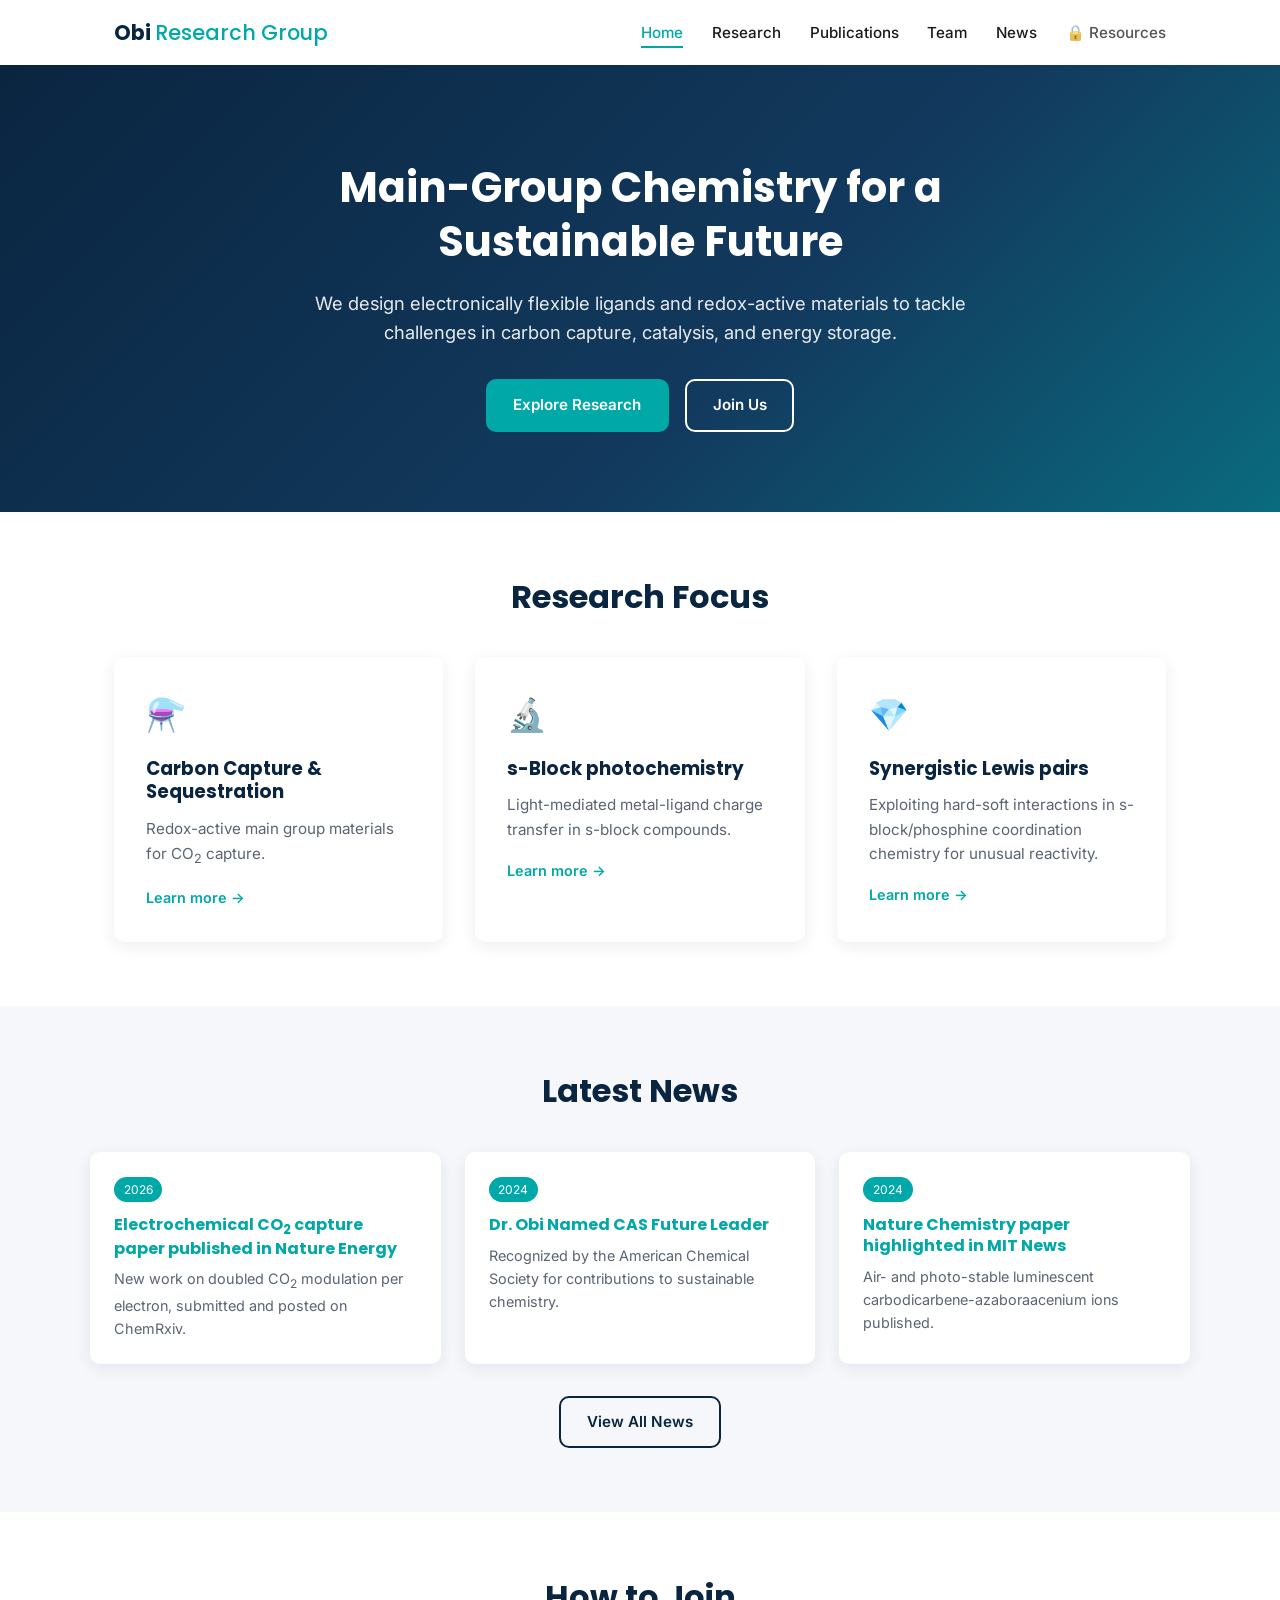
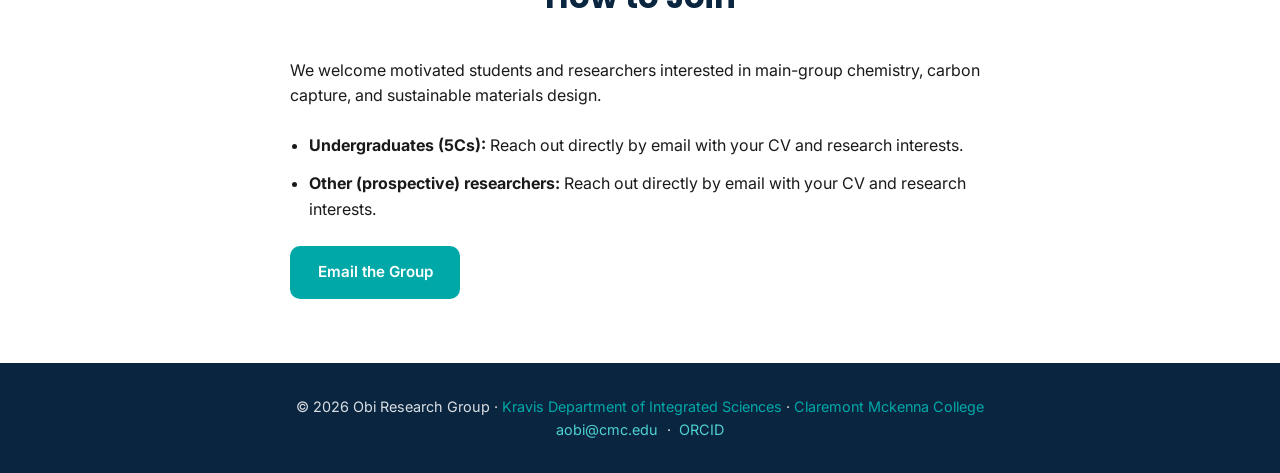
<file: index.html>
<!DOCTYPE html>
<html lang="en">

<head>
  <meta charset="UTF-8">
  <meta name="viewport" content="width=device-width, initial-scale=1.0">
  <title>Obi Research Group | Chemistry for a Sustainable Future</title>
  
  <!-- Favicon -->
  <link rel="icon" type="image/x-icon" href="favicon.ico">
  <link rel="icon" type="image/png" sizes="32x32" href="favicon/favicon-32x32.png">
  <link rel="icon" type="image/png" sizes="16x16" href="favicon/favicon-16x16.png">
  <link rel="apple-touch-icon" sizes="180x180" href="favicon/apple-touch-icon.png">
  <link rel="manifest" href="favicon/site.webmanifest">
  
  <link rel="preconnect" href="https://fonts.googleapis.com">
  <link href="https://fonts.googleapis.com/css2?family=Poppins:wght@500;600;700&family=Inter:wght@400;500;600&display=swap" rel="stylesheet">
  <link rel="stylesheet" href="css/style.css">
</head>

<body>

<header class="site-header">
  <nav class="navbar">
    <a href="index.html" class="logo">Obi <span>Research Group</span></a>
    <button class="nav-toggle" aria-label="Toggle navigation">&#9776;</button>
    <ul class="nav-links">
      <li><a href="index.html" class="active">Home</a></li>
      <li><a href="research.html">Research</a></li>
      <li><a href="publications.html">Publications</a></li>
      <li><a href="team.html">Team</a></li>
      <li><a href="news.html">News</a></li>
      <li><a href="resources.html" class="nav-lock">🔒 Resources</a></li>
    </ul>
  </nav>
</header>

<main>
  <!-- HERO -->
  <section class="hero">
    <div class="hero-content">
      <h1>Main-Group Chemistry for a<br> Sustainable Future</h1>
      <p>We design electronically flexible ligands and redox-active materials to tackle challenges in carbon capture, catalysis, and energy storage.</p>
      <div class="hero-buttons">
        <a href="research.html" class="btn btn-primary">Explore Research</a>
        <a href="#join" class="btn btn-outline">Join Us</a>
      </div>
    </div>
  </section>


  <!-- RESEARCH HIGHLIGHTS -->
  <section class="section">
    <h2 class="section-title">Research Focus</h2>
    <div class="card-grid">
      <div class="card">
        <div class="card-icon">⚗️</div>
        <h3>Carbon Capture & Sequestration</h3>
        <p>Redox-active main group materials for CO<sub>2</sub> capture.</p>
        <a href="research.html#carbon-capture" class="card-link">Learn more →</a>
      </div>
      <div class="card">
        <div class="card-icon">🔬</div>
        <h3>s-Block photochemistry</h3>
        <p>Light-mediated metal-ligand charge transfer in s-block compounds.</p>
        <a href="research.html#carbenes" class="card-link">Learn more →</a>
      </div>
      <div class="card">
        <div class="card-icon">💎</div>
        <h3>Synergistic Lewis pairs</h3>
        <p>Exploiting hard-soft interactions in s-block/phosphine coordination chemistry for unusual reactivity.</p>
        <a href="research.html#boron" class="card-link">Learn more →</a>
      </div>
    </div>
  </section>

  <!-- NEWS PREVIEW -->
  <section class="section section-alt">
    <h2 class="section-title">Latest News</h2>
    <div class="news-preview-grid">
      <article class="news-card">
        <span class="news-date">2026</span>
        <h4><a href="https://www.nature.com/articles/s41560-026-02055-0" target="_blank">Electrochemical CO<sub>2</sub> capture paper published in Nature Energy</a></h4>
        <p>New work on doubled CO<sub>2</sub> modulation per electron, submitted and posted on ChemRxiv.</p>
      </article>
      <article class="news-card">
        <span class="news-date">2024</span>
        <h4><a href="https://cen.acs.org/acs-news/Meet-2024-CAS-Future-Leaders/102/i23" target="_blank">Dr. Obi Named CAS Future Leader</a></h4>
        <p>Recognized by the American Chemical Society for contributions to sustainable chemistry.</p>
      </article>
      <article class="news-card">
        <span class="news-date">2024</span>
        <h4><a href="https://news.mit.edu/2023/chemists-create-organic-molecules-rainbow-colors-1205" target="_blank">Nature Chemistry paper highlighted in MIT News</a></h4>
        <p>Air- and photo-stable luminescent carbodicarbene-azaboraacenium ions published.</p>
      </article>
    </div>
    <div class="center-link">
      <a href="news.html" class="btn btn-outline">View All News</a>
    </div>
  </section>

  <!-- HOW TO JOIN -->
  <section id="join" class="section join-section">
    <h2 class="section-title">How to Join</h2>
    <div class="join-grid">
      <div class="join-text">
        <p>We welcome motivated students and researchers interested in main-group chemistry, carbon capture, and sustainable materials design.</p>
        <ul class="join-list">
          <li><strong>Undergraduates (5Cs):</strong> Reach out directly by email with your CV and research interests.</li>
          <li><strong>Other (prospective) researchers:</strong> Reach out directly by email with your CV and research interests.</li>
        </ul>
        <a href="mailto:aobi@cmc.edu" class="btn btn-primary">Email the Group</a>
      </div>
    </div>
  </section>
</main>

<footer class="site-footer">
  <p>&copy; <span id="year"></span> Obi Research Group · <a href="https://www.cmc.edu/kravis-department-of-integrated-sciences/">Kravis Department of Integrated Sciences</a> · <a href="https://www.cmc.edu/">Claremont Mckenna College</a></p>
  <p class="footer-links">
    <a href="mailto:aobi@cmc.edu">aobi@cmc.edu</a> ·
    <a href="https://orcid.org/0000-0001-7118-7931" target="_blank">ORCID</a>
  </p>
</footer>

<script src="js/script.js"></script>
</body>
</html>
</file>
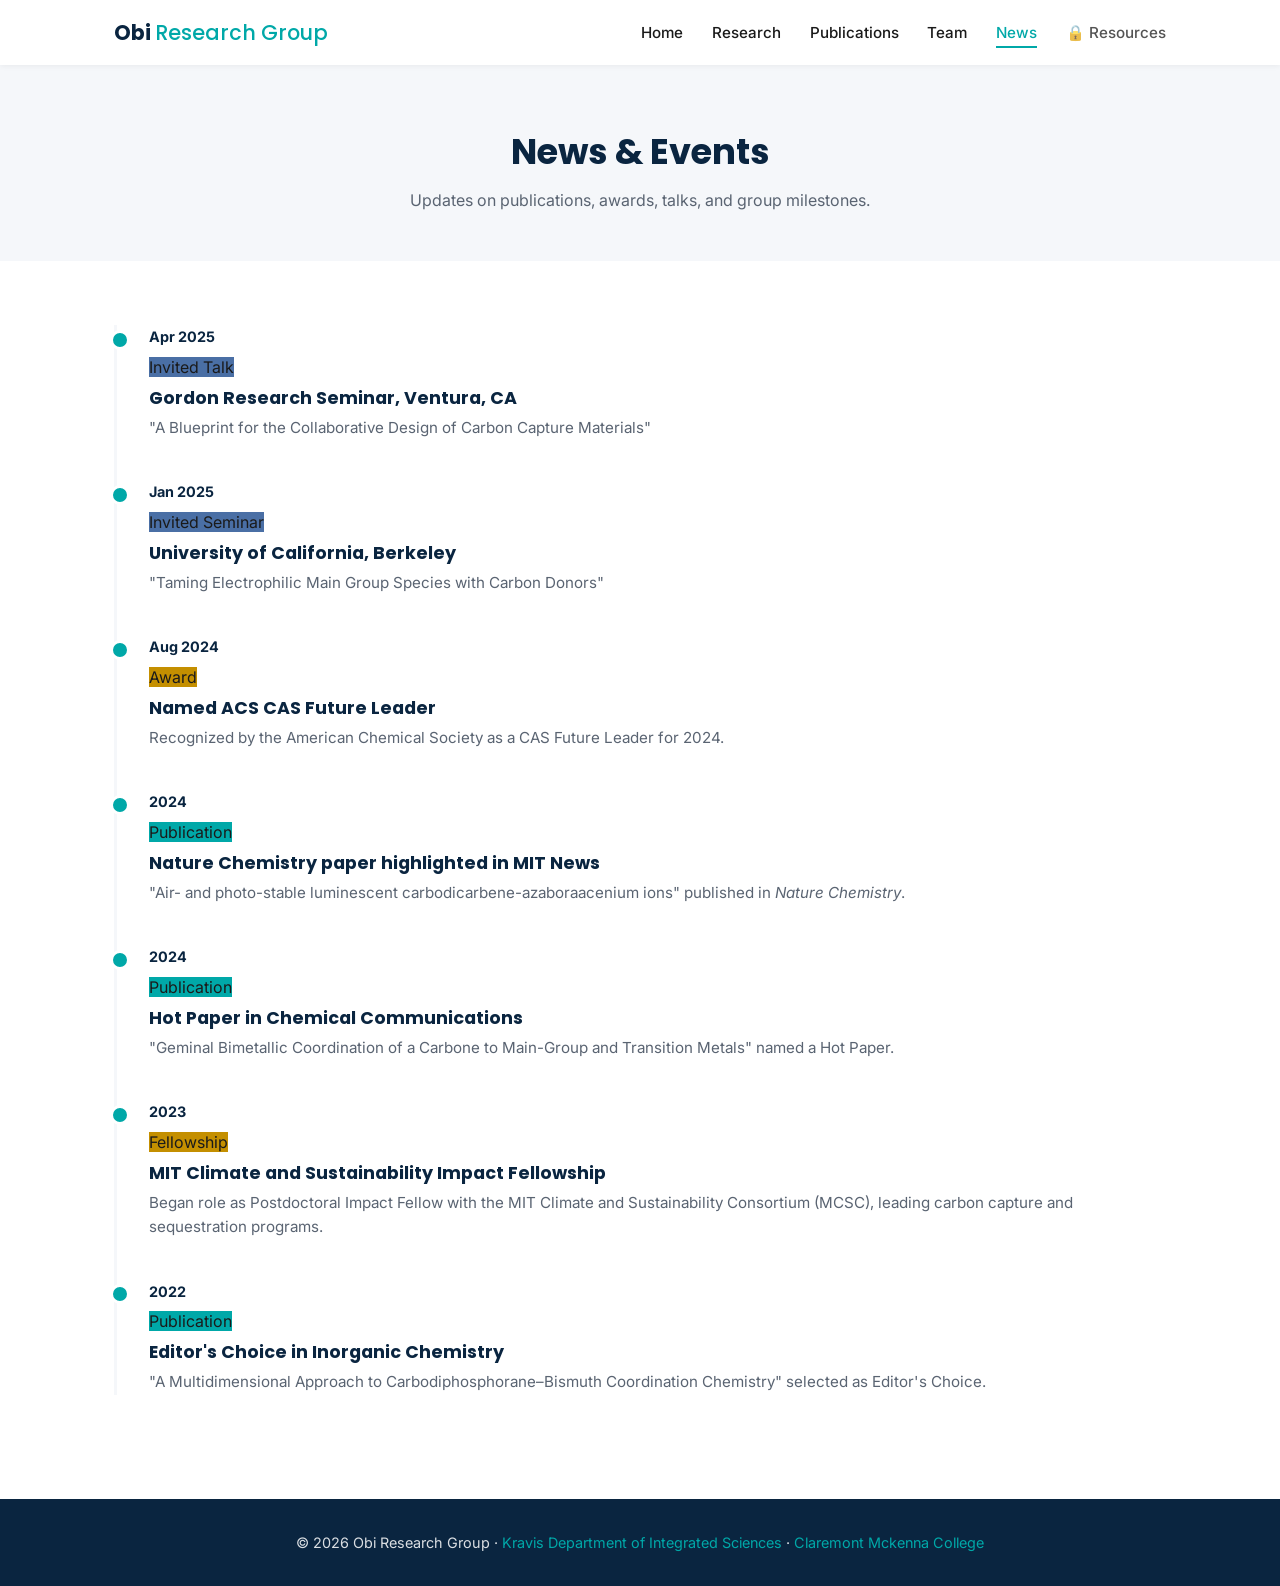
<file: news.html>
<!DOCTYPE html>
<html lang="en">
<head>
<meta charset="UTF-8">
<meta name="viewport" content="width=device-width, initial-scale=1.0">
<title>News | Obi Research Group</title>
<link href="https://fonts.googleapis.com/css2?family=Poppins:wght@500;600;700&family=Inter:wght@400;500;600&display=swap" rel="stylesheet">
<link rel="stylesheet" href="css/style.css">
</head>
<body>

<header class="site-header">
  <nav class="navbar">
    <a href="index.html" class="logo">Obi <span>Research Group</span></a>
    <button class="nav-toggle" aria-label="Toggle navigation">&#9776;</button>
    <ul class="nav-links">
      <li><a href="index.html">Home</a></li>
      <li><a href="research.html">Research</a></li>
      <li><a href="publications.html">Publications</a></li>
      <li><a href="team.html">Team</a></li>
      <li><a href="news.html" class="active">News</a></li>
      <li><a href="resources.html" class="nav-lock">🔒 Resources</a></li>
    </ul>
  </nav>
</header>

<main>
  <section class="page-hero">
    <h1>News & Events</h1>
    <p>Updates on publications, awards, talks, and group milestones.</p>
  </section>

  <section class="section">
    <div class="timeline">

      <div class="timeline-item">
        <span class="timeline-date">Apr 2025</span>
        <div class="timeline-content">
          <span class="badge badge-talk">Invited Talk</span>
          <h3>Gordon Research Seminar, Ventura, CA</h3>
          <p>"A Blueprint for the Collaborative Design of Carbon Capture Materials"</p>
        </div>
      </div>

      <div class="timeline-item">
        <span class="timeline-date">Jan 2025</span>
        <div class="timeline-content">
          <span class="badge badge-talk">Invited Seminar</span>
          <h3>University of California, Berkeley</h3>
          <p>"Taming Electrophilic Main Group Species with Carbon Donors"</p>
        </div>
      </div>

      <div class="timeline-item">
        <span class="timeline-date">Aug 2024</span>
        <div class="timeline-content">
          <span class="badge badge-award">Award</span>
          <h3>Named ACS CAS Future Leader</h3>
          <p>Recognized by the American Chemical Society as a CAS Future Leader for 2024.</p>
        </div>
      </div>

      <div class="timeline-item">
        <span class="timeline-date">2024</span>
        <div class="timeline-content">
          <span class="badge badge-pub">Publication</span>
          <h3>Nature Chemistry paper highlighted in MIT News</h3>
          <p>"Air- and photo-stable luminescent carbodicarbene-azaboraacenium ions" published in <em>Nature Chemistry</em>.</p>
        </div>
      </div>

      <div class="timeline-item">
        <span class="timeline-date">2024</span>
        <div class="timeline-content">
          <span class="badge badge-pub">Publication</span>
          <h3>Hot Paper in Chemical Communications</h3>
          <p>"Geminal Bimetallic Coordination of a Carbone to Main-Group and Transition Metals" named a Hot Paper.</p>
        </div>
      </div>

      <div class="timeline-item">
        <span class="timeline-date">2023</span>
        <div class="timeline-content">
          <span class="badge badge-award">Fellowship</span>
          <h3>MIT Climate and Sustainability Impact Fellowship</h3>
          <p>Began role as Postdoctoral Impact Fellow with the MIT Climate and Sustainability Consortium (MCSC), leading carbon capture and sequestration programs.</p>
        </div>
      </div>

      <div class="timeline-item">
        <span class="timeline-date">2022</span>
        <div class="timeline-content">
          <span class="badge badge-pub">Publication</span>
          <h3>Editor's Choice in Inorganic Chemistry</h3>
          <p>"A Multidimensional Approach to Carbodiphosphorane–Bismuth Coordination Chemistry" selected as Editor's Choice.</p>
        </div>
      </div>

    </div>
  </section>
</main>

<footer class="site-footer">
  <p>&copy; <span id="year"></span> Obi Research Group · <a href="https://www.cmc.edu/kravis-department-of-integrated-sciences/">Kravis Department of Integrated Sciences</a> · <a href="https://www.cmc.edu/">Claremont Mckenna College</a></p>
</footer>

<script src="js/script.js"></script>
</body>
</html>
</file>
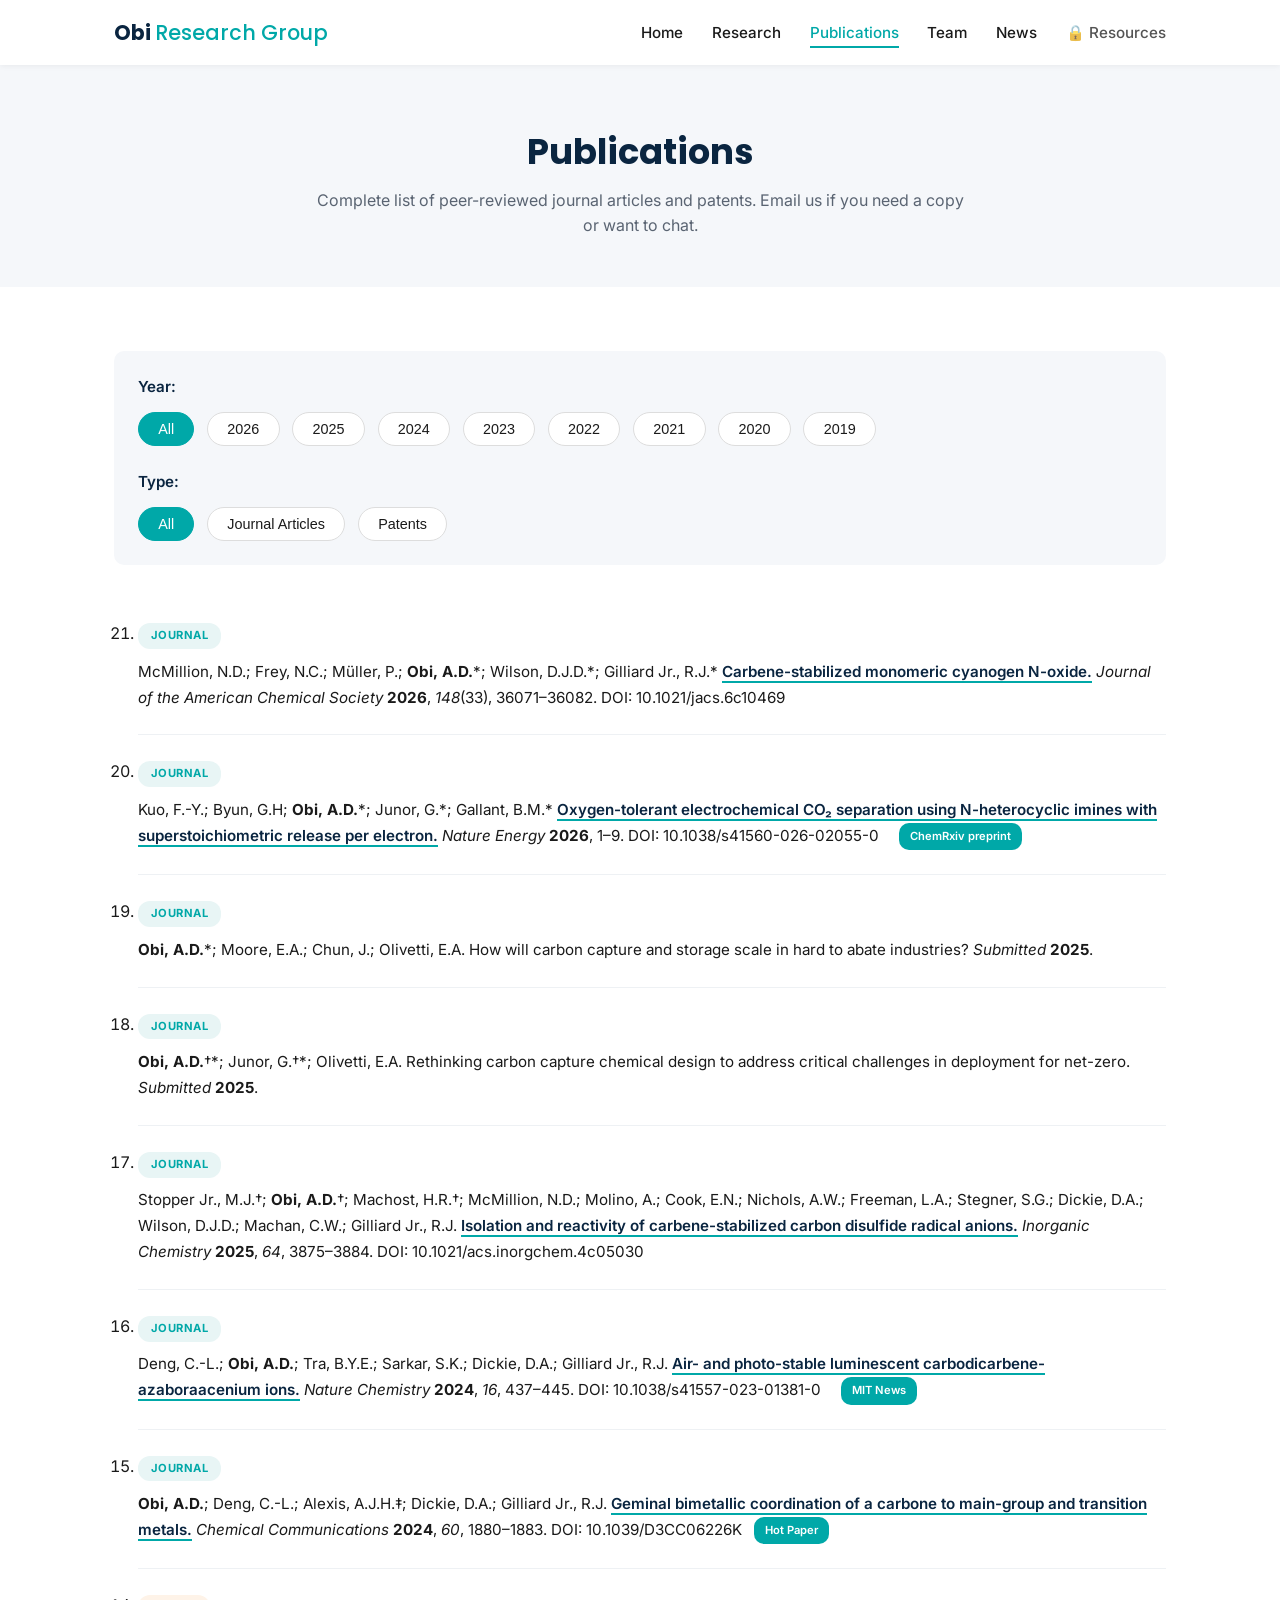
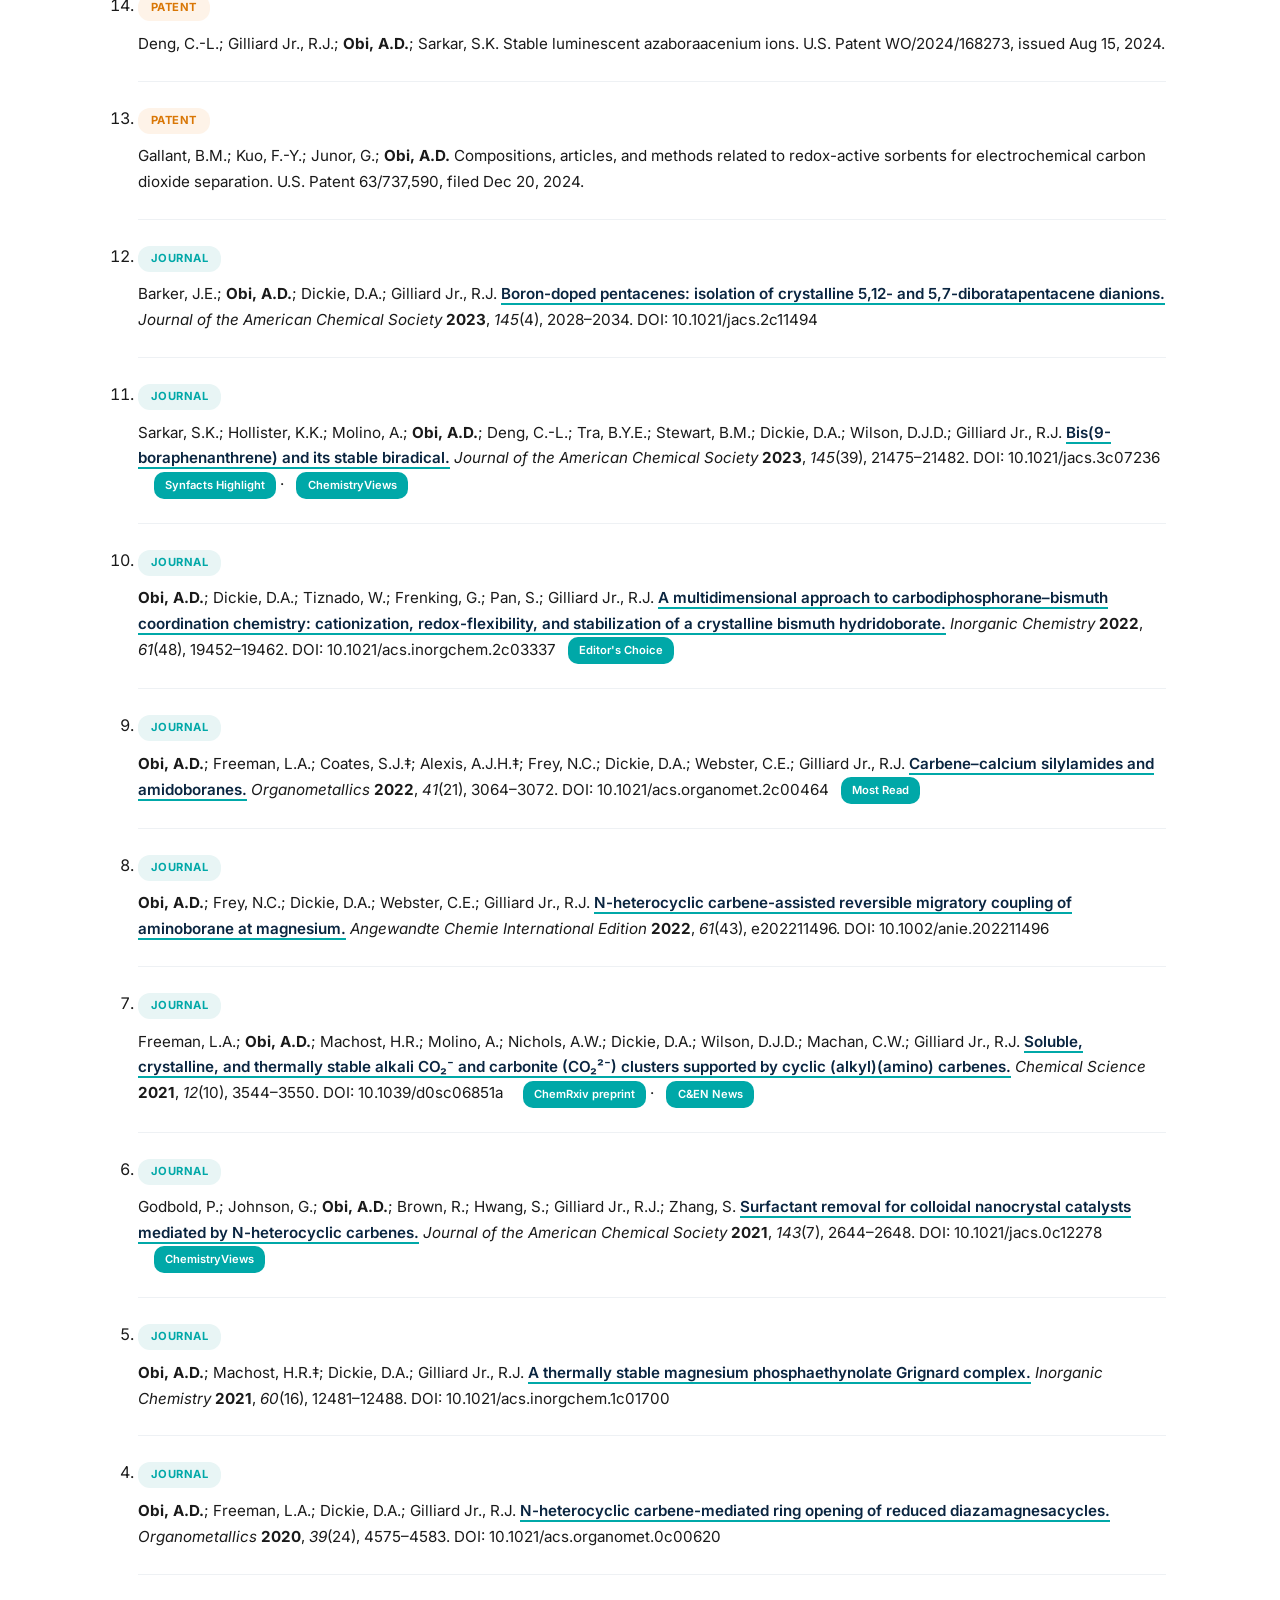
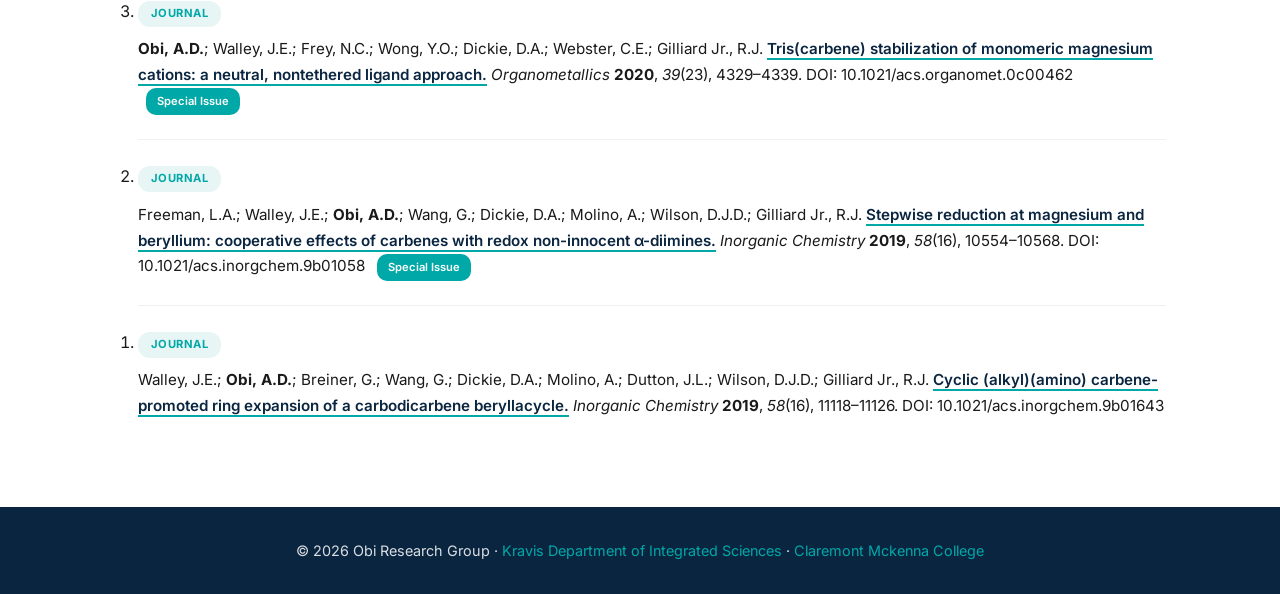
<file: publications.html>
<!DOCTYPE html>
<html lang="en">
<head>
<meta charset="UTF-8">
<meta name="viewport" content="width=device-width, initial-scale=1.0">
<title>Publications | Obi Research Group</title>
<link href="https://fonts.googleapis.com/css2?family=Poppins:wght@500;600;700&family=Inter:wght@400;500;600&display=swap" rel="stylesheet">
<link rel="stylesheet" href="css/style.css">
</head>
<body>

<header class="site-header">
  <nav class="navbar">
    <a href="index.html" class="logo">Obi <span>Research Group</span></a>
    <button class="nav-toggle" aria-label="Toggle navigation">&#9776;</button>
    <ul class="nav-links">
      <li><a href="index.html">Home</a></li>
      <li><a href="research.html">Research</a></li>
      <li><a href="publications.html" class="active">Publications</a></li>
      <li><a href="team.html">Team</a></li>
      <li><a href="news.html">News</a></li>
      <li><a href="resources.html" class="nav-lock">🔒 Resources</a></li>
    </ul>
  </nav>
</header>

<main>
  <section class="page-hero">
    <h1>Publications</h1>
    <p>Complete list of peer-reviewed journal articles and patents. Email us if you need a copy or want to chat. </p>
  </section>

  <section class="section">
    <div class="filter-controls">
      <div class="filter-group">
        <label>Year:</label>
        <div class="filter-bar">
          <button class="filter-btn active" data-filter="year" data-value="all">All</button>
          <button class="filter-btn" data-filter="year" data-value="2026">2026</button>
          <button class="filter-btn" data-filter="year" data-value="2025">2025</button>
          <button class="filter-btn" data-filter="year" data-value="2024">2024</button>
          <button class="filter-btn" data-filter="year" data-value="2023">2023</button>
          <button class="filter-btn" data-filter="year" data-value="2022">2022</button>
          <button class="filter-btn" data-filter="year" data-value="2021">2021</button>
          <button class="filter-btn" data-filter="year" data-value="2020">2020</button>
          <button class="filter-btn" data-filter="year" data-value="2019">2019</button>
        </div>
      </div>
      
      <div class="filter-group">
        <label>Type:</label>
        <div class="filter-bar">
          <button class="filter-btn active" data-filter="type" data-value="all">All</button>
          <button class="filter-btn" data-filter="type" data-value="journal">Journal Articles</button>
          <button class="filter-btn" data-filter="type" data-value="patent">Patents</button>
        </div>
      </div>
    </div>

    <ol class="pub-list" reversed>

      <!-- 2026 JOURNAL ARTICLES -->
      <li class="pub-item" data-year="2026" data-type="journal">
        <span class="pub-type-badge journal-badge">Journal</span>
        <p class="pub-citation">McMillion, N.D.; Frey, N.C.; Müller, P.; <strong>Obi, A.D.</strong>*; Wilson, D.J.D.*; Gilliard Jr., R.J.* <a href="https://doi.org/10.1021/jacs.6c10469" target="_blank" class="pub-link">Carbene-stabilized monomeric cyanogen N-oxide.</a> <em>Journal of the American Chemical Society</em> <strong>2026</strong>, <em>148</em>(33), 36071–36082. DOI: 10.1021/jacs.6c10469</p>
      </li>

      <li class="pub-item" data-year="2026" data-type="journal">
        <span class="pub-type-badge journal-badge">Journal</span>
        <p class="pub-citation">Kuo, F.-Y.; Byun, G.H; <strong>Obi, A.D.</strong>*; Junor, G.*; Gallant, B.M.* <a href="https://www.nature.com/articles/s41560-026-02055-0" target="_blank" class="pub-link">Oxygen-tolerant electrochemical CO₂ separation using N-heterocyclic imines with superstoichiometric release per electron.</a> <em>Nature Energy</em> <strong>2026</strong>, 1–9. DOI: 10.1038/s41560-026-02055-0 <span class="pub-links"><a href="https://doi.org/10.26434/chemrxiv-2025-dp67x" target="_blank" class="highlight-link">ChemRxiv preprint</a></span></p>
      </li>

      <li class="pub-item" data-year="2026" data-type="journal">
        <span class="pub-type-badge journal-badge">Journal</span>
        <p class="pub-citation"><strong>Obi, A.D.</strong>*; Moore, E.A.; Chun, J.; Olivetti, E.A. How will carbon capture and storage scale in hard to abate industries? <em>Submitted</em> <strong>2025</strong>.</p>
      </li>

      <li class="pub-item" data-year="2026" data-type="journal">
        <span class="pub-type-badge journal-badge">Journal</span>
        <p class="pub-citation"><strong>Obi, A.D.</strong>†*; Junor, G.†*; Olivetti, E.A. Rethinking carbon capture chemical design to address critical challenges in deployment for net-zero. <em>Submitted</em> <strong>2025</strong>.</p>
      </li>

      <!-- 2025 JOURNAL ARTICLES -->
      <li class="pub-item" data-year="2025" data-type="journal">
        <span class="pub-type-badge journal-badge">Journal</span>
        <p class="pub-citation">Stopper Jr., M.J.†; <strong>Obi, A.D.</strong>†; Machost, H.R.†; McMillion, N.D.; Molino, A.; Cook, E.N.; Nichols, A.W.; Freeman, L.A.; Stegner, S.G.; Dickie, D.A.; Wilson, D.J.D.; Machan, C.W.; Gilliard Jr., R.J. <a href="https://pubs.acs.org/doi/full/10.1021/acs.inorgchem.4c05030" target="_blank" class="pub-link">Isolation and reactivity of carbene-stabilized carbon disulfide radical anions.</a> <em>Inorganic Chemistry</em> <strong>2025</strong>, <em>64</em>, 3875–3884. DOI: 10.1021/acs.inorgchem.4c05030</p>
      </li>

      <!-- 2024 JOURNAL ARTICLES -->
      <li class="pub-item" data-year="2024" data-type="journal">
        <span class="pub-type-badge journal-badge">Journal</span>
        <p class="pub-citation">Deng, C.-L.; <strong>Obi, A.D.</strong>; Tra, B.Y.E.; Sarkar, S.K.; Dickie, D.A.; Gilliard Jr., R.J. <a href="https://www.nature.com/articles/s41557-023-01381-0" target="_blank" class="pub-link">Air- and photo-stable luminescent carbodicarbene-azaboraacenium ions.</a> <em>Nature Chemistry</em> <strong>2024</strong>, <em>16</em>, 437–445. DOI: 10.1038/s41557-023-01381-0 <span class="pub-links"><a href="https://news.mit.edu/2023/chemists-create-organic-molecules-rainbow-colors-1205" target="_blank" class="highlight-link">MIT News</a></span></p>
      </li>

      <li class="pub-item" data-year="2024" data-type="journal">
        <span class="pub-type-badge journal-badge">Journal</span>
        <p class="pub-citation"><strong>Obi, A.D.</strong>; Deng, C.-L.; Alexis, A.J.H.‡; Dickie, D.A.; Gilliard Jr., R.J. <a href="https://pubs.rsc.org/en/Content/ArticleLanding/2024/CC/D3CC06226K" target="_blank" class="pub-link">Geminal bimetallic coordination of a carbone to main-group and transition metals.</a> <em>Chemical Communications</em> <strong>2024</strong>, <em>60</em>, 1880–1883. DOI: 10.1039/D3CC06226K <span class="badge">Hot Paper</span></p>
      </li>

      <!-- 2024 PATENTS -->
      <li class="pub-item" data-year="2024" data-type="patent">
        <span class="pub-type-badge patent-badge">Patent</span>
        <p class="pub-citation">Deng, C.-L.; Gilliard Jr., R.J.; <strong>Obi, A.D.</strong>; Sarkar, S.K. Stable luminescent azaboraacenium ions. U.S. Patent WO/2024/168273, issued Aug 15, 2024.</p>
      </li>

      <li class="pub-item" data-year="2024" data-type="patent">
        <span class="pub-type-badge patent-badge">Patent</span>
        <p class="pub-citation">Gallant, B.M.; Kuo, F.-Y.; Junor, G.; <strong>Obi, A.D.</strong> Compositions, articles, and methods related to redox-active sorbents for electrochemical carbon dioxide separation. U.S. Patent 63/737,590, filed Dec 20, 2024.</p>
      </li>

      <!-- 2023 JOURNAL ARTICLES -->
      <li class="pub-item" data-year="2023" data-type="journal">
        <span class="pub-type-badge journal-badge">Journal</span>
        <p class="pub-citation">Barker, J.E.; <strong>Obi, A.D.</strong>; Dickie, D.A.; Gilliard Jr., R.J. <a href="https://pubs.acs.org/doi/10.1021/jacs.2c11494" target="_blank" class="pub-link">Boron-doped pentacenes: isolation of crystalline 5,12- and 5,7-diboratapentacene dianions.</a> <em>Journal of the American Chemical Society</em> <strong>2023</strong>, <em>145</em>(4), 2028–2034. DOI: 10.1021/jacs.2c11494</p>
      </li>

      <li class="pub-item" data-year="2023" data-type="journal">
        <span class="pub-type-badge journal-badge">Journal</span>
        <p class="pub-citation">Sarkar, S.K.; Hollister, K.K.; Molino, A.; <strong>Obi, A.D.</strong>; Deng, C.-L.; Tra, B.Y.E.; Stewart, B.M.; Dickie, D.A.; Wilson, D.J.D.; Gilliard Jr., R.J. <a href="https://pubs.acs.org/doi/10.1021/jacs.3c07236" target="_blank" class="pub-link">Bis(9-boraphenanthrene) and its stable biradical.</a> <em>Journal of the American Chemical Society</em> <strong>2023</strong>, <em>145</em>(39), 21475–21482. DOI: 10.1021/jacs.3c07236 <span class="pub-links"><a href="https://www.thieme-connect.com/products/ejournals/abstract/10.1055/s-0043-1772916" target="_blank" class="highlight-link">Synfacts Highlight</a> · <a href="https://www.chemistryviews.org/bis9-boraphenanthrene-and-stable-biradical-form-isolated/" target="_blank" class="highlight-link">ChemistryViews</a></span></p>
      </li>

      <!-- 2022 JOURNAL ARTICLES -->
      <li class="pub-item" data-year="2022" data-type="journal">
        <span class="pub-type-badge journal-badge">Journal</span>
        <p class="pub-citation"><strong>Obi, A.D.</strong>; Dickie, D.A.; Tiznado, W.; Frenking, G.; Pan, S.; Gilliard Jr., R.J. <a href="https://pubs.acs.org/doi/10.1021/acs.inorgchem.2c03337" target="_blank" class="pub-link">A multidimensional approach to carbodiphosphorane–bismuth coordination chemistry: cationization, redox-flexibility, and stabilization of a crystalline bismuth hydridoborate.</a> <em>Inorganic Chemistry</em> <strong>2022</strong>, <em>61</em>(48), 19452–19462. DOI: 10.1021/acs.inorgchem.2c03337 <span class="badge">Editor's Choice</span></p>
      </li>

      <li class="pub-item" data-year="2022" data-type="journal">
        <span class="pub-type-badge journal-badge">Journal</span>
        <p class="pub-citation"><strong>Obi, A.D.</strong>; Freeman, L.A.; Coates, S.J.‡; Alexis, A.J.H.‡; Frey, N.C.; Dickie, D.A.; Webster, C.E.; Gilliard Jr., R.J. <a href="https://pubs.acs.org/doi/10.1021/acs.organomet.2c00464" target="_blank" class="pub-link">Carbene–calcium silylamides and amidoboranes.</a> <em>Organometallics</em> <strong>2022</strong>, <em>41</em>(21), 3064–3072. DOI: 10.1021/acs.organomet.2c00464 <span class="badge">Most Read</span></p>
      </li>

      <li class="pub-item" data-year="2022" data-type="journal">
        <span class="pub-type-badge journal-badge">Journal</span>
        <p class="pub-citation"><strong>Obi, A.D.</strong>; Frey, N.C.; Dickie, D.A.; Webster, C.E.; Gilliard Jr., R.J. <a href="https://onlinelibrary.wiley.com/doi/abs/10.1002/anie.202211496" target="_blank" class="pub-link">N-heterocyclic carbene-assisted reversible migratory coupling of aminoborane at magnesium.</a> <em>Angewandte Chemie International Edition</em> <strong>2022</strong>, <em>61</em>(43), e202211496. DOI: 10.1002/anie.202211496</p>
      </li>

      <!-- 2021 JOURNAL ARTICLES -->
      <li class="pub-item" data-year="2021" data-type="journal">
        <span class="pub-type-badge journal-badge">Journal</span>
        <p class="pub-citation">Freeman, L.A.; <strong>Obi, A.D.</strong>; Machost, H.R.; Molino, A.; Nichols, A.W.; Dickie, D.A.; Wilson, D.J.D.; Machan, C.W.; Gilliard Jr., R.J. <a href="https://pubs.rsc.org/en/content/articlelanding/2021/sc/d0sc06851a" target="_blank" class="pub-link">Soluble, crystalline, and thermally stable alkali CO₂⁻ and carbonite (CO₂²⁻) clusters supported by cyclic (alkyl)(amino) carbenes.</a> <em>Chemical Science</em> <strong>2021</strong>, <em>12</em>(10), 3544–3550. DOI: 10.1039/d0sc06851a <span class="pub-links"><a href="https://doi.org/10.26434/chemrxiv.12665336.v2" target="_blank" class="highlight-link">ChemRxiv preprint</a> · <a href="https://cen.acs.org/materials/inorganic-chemistry/Abundant-ingredients-make-CO2-reduction/98/i29" target="_blank" class="highlight-link">C&EN News</a></span></p>
      </li>

      <li class="pub-item" data-year="2021" data-type="journal">
        <span class="pub-type-badge journal-badge">Journal</span>
        <p class="pub-citation">Godbold, P.; Johnson, G.; <strong>Obi, A.D.</strong>; Brown, R.; Hwang, S.; Gilliard Jr., R.J.; Zhang, S. <a href="https://pubs.acs.org/doi/10.1021/jacs.0c12278" target="_blank" class="pub-link">Surfactant removal for colloidal nanocrystal catalysts mediated by N-heterocyclic carbenes.</a> <em>Journal of the American Chemical Society</em> <strong>2021</strong>, <em>143</em>(7), 2644–2648. DOI: 10.1021/jacs.0c12278 <span class="pub-links"><a href="https://www.chemistryviews.org/details/news/11288809/Easy_Surfactant_Removal_from_Nanocrystals/" target="_blank" class="highlight-link">ChemistryViews</a></span></p>
      </li>

      <li class="pub-item" data-year="2021" data-type="journal">
        <span class="pub-type-badge journal-badge">Journal</span>
        <p class="pub-citation"><strong>Obi, A.D.</strong>; Machost, H.R.‡; Dickie, D.A.; Gilliard Jr., R.J. <a href="https://pubs.acs.org/doi/10.1021/acs.inorgchem.1c01700" target="_blank" class="pub-link">A thermally stable magnesium phosphaethynolate Grignard complex.</a> <em>Inorganic Chemistry</em> <strong>2021</strong>, <em>60</em>(16), 12481–12488. DOI: 10.1021/acs.inorgchem.1c01700</p>
      </li>

      <!-- 2020 JOURNAL ARTICLES -->
      <li class="pub-item" data-year="2020" data-type="journal">
        <span class="pub-type-badge journal-badge">Journal</span>
        <p class="pub-citation"><strong>Obi, A.D.</strong>; Freeman, L.A.; Dickie, D.A.; Gilliard Jr., R.J. <a href="https://pubs.acs.org/doi/10.1021/acs.organomet.0c00620" target="_blank" class="pub-link">N-heterocyclic carbene-mediated ring opening of reduced diazamagnesacycles.</a> <em>Organometallics</em> <strong>2020</strong>, <em>39</em>(24), 4575–4583. DOI: 10.1021/acs.organomet.0c00620</p>
      </li>

      <li class="pub-item" data-year="2020" data-type="journal">
        <span class="pub-type-badge journal-badge">Journal</span>
        <p class="pub-citation"><strong>Obi, A.D.</strong>; Walley, J.E.; Frey, N.C.; Wong, Y.O.; Dickie, D.A.; Webster, C.E.; Gilliard Jr., R.J. <a href="https://pubs.acs.org/doi/10.1021/acs.organomet.0c00462" target="_blank" class="pub-link">Tris(carbene) stabilization of monomeric magnesium cations: a neutral, nontethered ligand approach.</a> <em>Organometallics</em> <strong>2020</strong>, <em>39</em>(23), 4329–4339. DOI: 10.1021/acs.organomet.0c00462 <span class="badge">Special Issue</span></p>
      </li>

      <!-- 2019 JOURNAL ARTICLES -->
      <li class="pub-item" data-year="2019" data-type="journal">
        <span class="pub-type-badge journal-badge">Journal</span>
        <p class="pub-citation">Freeman, L.A.; Walley, J.E.; <strong>Obi, A.D.</strong>; Wang, G.; Dickie, D.A.; Molino, A.; Wilson, D.J.D.; Gilliard Jr., R.J. <a href="https://pubs.acs.org/doi/10.1021/acs.inorgchem.9b01058" target="_blank" class="pub-link">Stepwise reduction at magnesium and beryllium: cooperative effects of carbenes with redox non-innocent α-diimines.</a> <em>Inorganic Chemistry</em> <strong>2019</strong>, <em>58</em>(16), 10554–10568. DOI: 10.1021/acs.inorgchem.9b01058 <span class="badge">Special Issue</span></p>
      </li>

      <li class="pub-item" data-year="2019" data-type="journal">
        <span class="pub-type-badge journal-badge">Journal</span>
        <p class="pub-citation">Walley, J.E.; <strong>Obi, A.D.</strong>; Breiner, G.; Wang, G.; Dickie, D.A.; Molino, A.; Dutton, J.L.; Wilson, D.J.D.; Gilliard Jr., R.J. <a href="https://pubs.acs.org/doi/10.1021/acs.inorgchem.9b01643" target="_blank" class="pub-link">Cyclic (alkyl)(amino) carbene-promoted ring expansion of a carbodicarbene beryllacycle.</a> <em>Inorganic Chemistry</em> <strong>2019</strong>, <em>58</em>(16), 11118–11126. DOI: 10.1021/acs.inorgchem.9b01643</p>
      </li>

    </ol>
  </section>

</main>

<footer class="site-footer">
  <p>&copy; <span id="year"></span> Obi Research Group · <a href="https://www.cmc.edu/kravis-department-of-integrated-sciences/" target="_blank">Kravis Department of Integrated Sciences</a> · <a href="https://www.cmc.edu/" target="_blank">Claremont Mckenna College</a></p>
</footer>

<script src="js/script.js"></script>
</body>
</html>
</file>
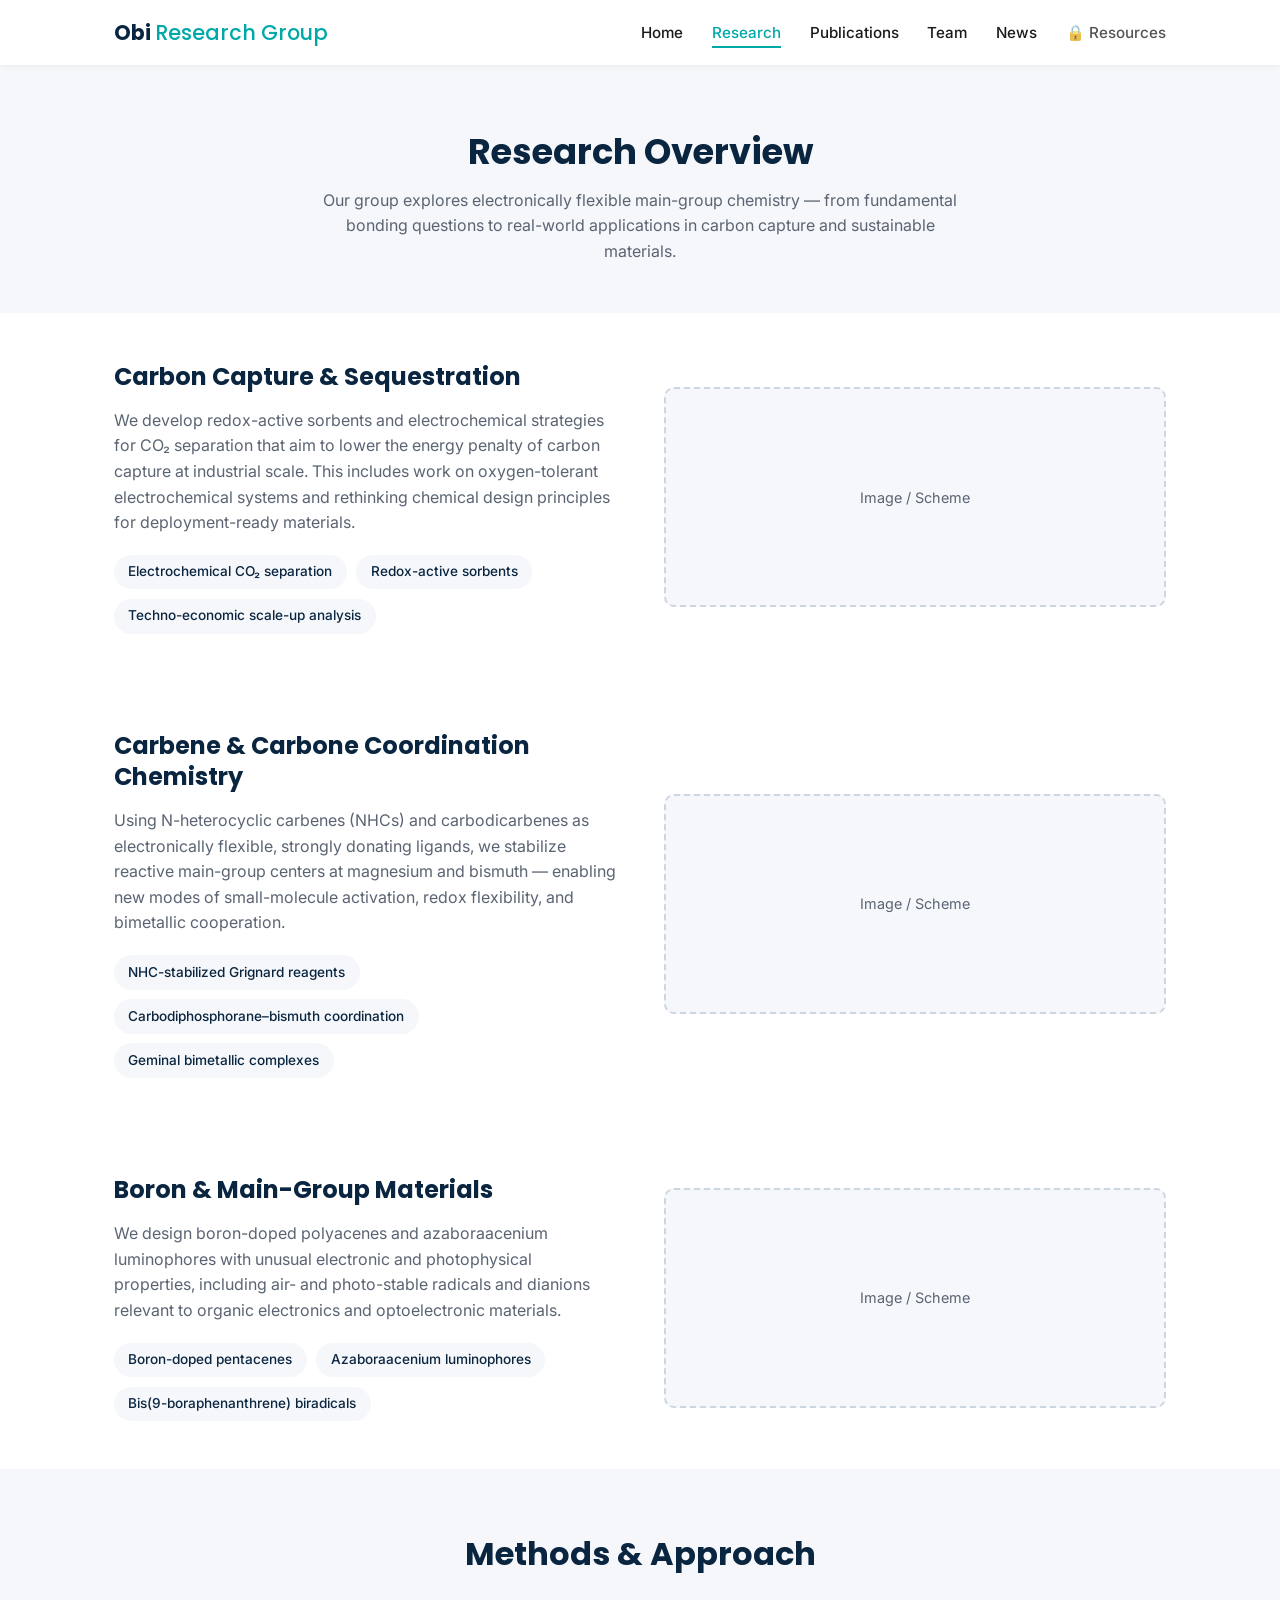
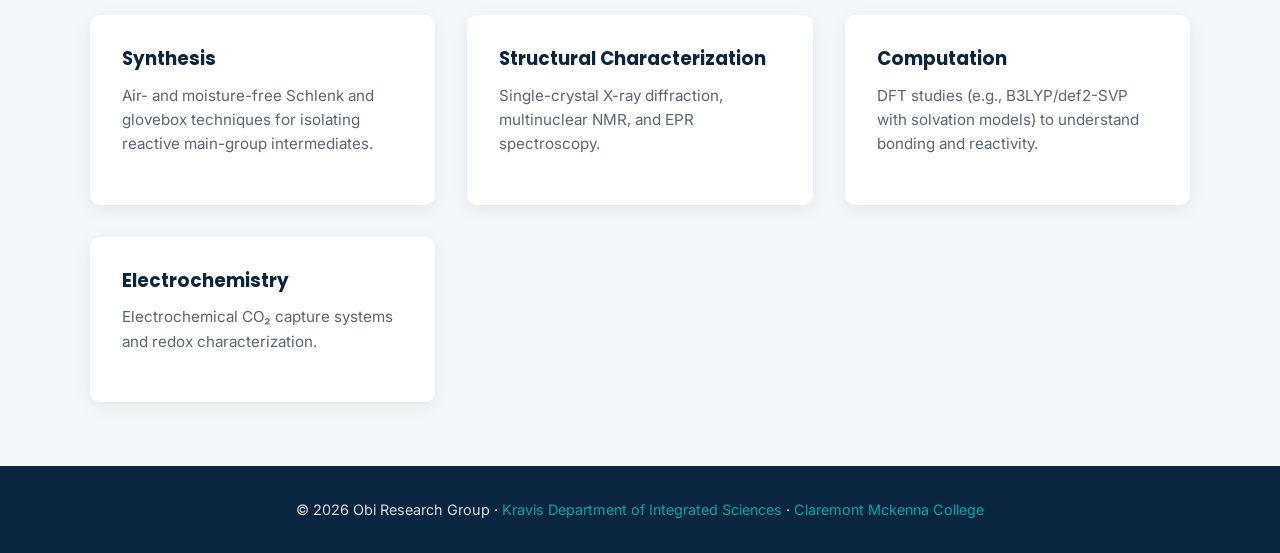
<file: research.html>
<!DOCTYPE html>
<html lang="en">
<head>
<meta charset="UTF-8">
<meta name="viewport" content="width=device-width, initial-scale=1.0">
<title>Research | Obi Research Group</title>
<link href="https://fonts.googleapis.com/css2?family=Poppins:wght@500;600;700&family=Inter:wght@400;500;600&display=swap" rel="stylesheet">
<link rel="stylesheet" href="css/style.css">
</head>
<body>

<header class="site-header">
  <nav class="navbar">
    <a href="index.html" class="logo">Obi <span>Research Group</span></a>
    <button class="nav-toggle" aria-label="Toggle navigation">&#9776;</button>
    <ul class="nav-links">
      <li><a href="index.html">Home</a></li>
      <li><a href="research.html" class="active">Research</a></li>
      <li><a href="publications.html">Publications</a></li>
      <li><a href="team.html">Team</a></li>
      <li><a href="news.html">News</a></li>
      <li><a href="resources.html" class="nav-lock">🔒 Resources</a></li>
    </ul>
  </nav>
</header>

<main>
  <section class="page-hero">
    <h1>Research Overview</h1>
    <p>Our group explores electronically flexible main-group chemistry — from fundamental bonding questions to real-world applications in carbon capture and sustainable materials.</p>
  </section>

  <section id="carbon-capture" class="section research-area">
    <div class="research-text">
      <h2>Carbon Capture & Sequestration</h2>
      <p>We develop redox-active sorbents and electrochemical strategies for CO₂ separation that aim to lower the energy penalty of carbon capture at industrial scale. This includes work on oxygen-tolerant electrochemical systems and rethinking chemical design principles for deployment-ready materials.</p>
      <ul class="pub-tags">
        <li>Electrochemical CO₂ separation</li>
        <li>Redox-active sorbents</li>
        <li>Techno-economic scale-up analysis</li>
      </ul>
    </div>
    <div class="research-image placeholder-image">Image / Scheme</div>
  </section>

  <section id="carbenes" class="section research-area reverse">
    <div class="research-image placeholder-image">Image / Scheme</div>
    <div class="research-text">
      <h2>Carbene & Carbone Coordination Chemistry</h2>
      <p>Using N-heterocyclic carbenes (NHCs) and carbodicarbenes as electronically flexible, strongly donating ligands, we stabilize reactive main-group centers at magnesium and bismuth — enabling new modes of small-molecule activation, redox flexibility, and bimetallic cooperation.</p>
      <ul class="pub-tags">
        <li>NHC-stabilized Grignard reagents</li>
        <li>Carbodiphosphorane–bismuth coordination</li>
        <li>Geminal bimetallic complexes</li>
      </ul>
    </div>
  </section>

  <section id="boron" class="section research-area">
    <div class="research-text">
      <h2>Boron & Main-Group Materials</h2>
      <p>We design boron-doped polyacenes and azaboraacenium luminophores with unusual electronic and photophysical properties, including air- and photo-stable radicals and dianions relevant to organic electronics and optoelectronic materials.</p>
      <ul class="pub-tags">
        <li>Boron-doped pentacenes</li>
        <li>Azaboraacenium luminophores</li>
        <li>Bis(9-boraphenanthrene) biradicals</li>
      </ul>
    </div>
    <div class="research-image placeholder-image">Image / Scheme</div>
  </section>

  <section class="section section-alt">
    <h2 class="section-title">Methods & Approach</h2>
    <div class="card-grid">
      <div class="card">
        <h3>Synthesis</h3>
        <p>Air- and moisture-free Schlenk and glovebox techniques for isolating reactive main-group intermediates.</p>
      </div>
      <div class="card">
        <h3>Structural Characterization</h3>
        <p>Single-crystal X-ray diffraction, multinuclear NMR, and EPR spectroscopy.</p>
      </div>
      <div class="card">
        <h3>Computation</h3>
        <p>DFT studies (e.g., B3LYP/def2-SVP with solvation models) to understand bonding and reactivity.</p>
      </div>
      <div class="card">
        <h3>Electrochemistry</h3>
        <p>Electrochemical CO₂ capture systems and redox characterization.</p>
      </div>
    </div>
  </section>
</main>

<footer class="site-footer">
  <p>&copy; <span id="year"></span> Obi Research Group · <a href="https://www.cmc.edu/kravis-department-of-integrated-sciences/">Kravis Department of Integrated Sciences</a> · <a href="https://www.cmc.edu/">Claremont Mckenna College</a></p>
</footer>

<script src="js/script.js"></script>
</body>
</html>
</file>
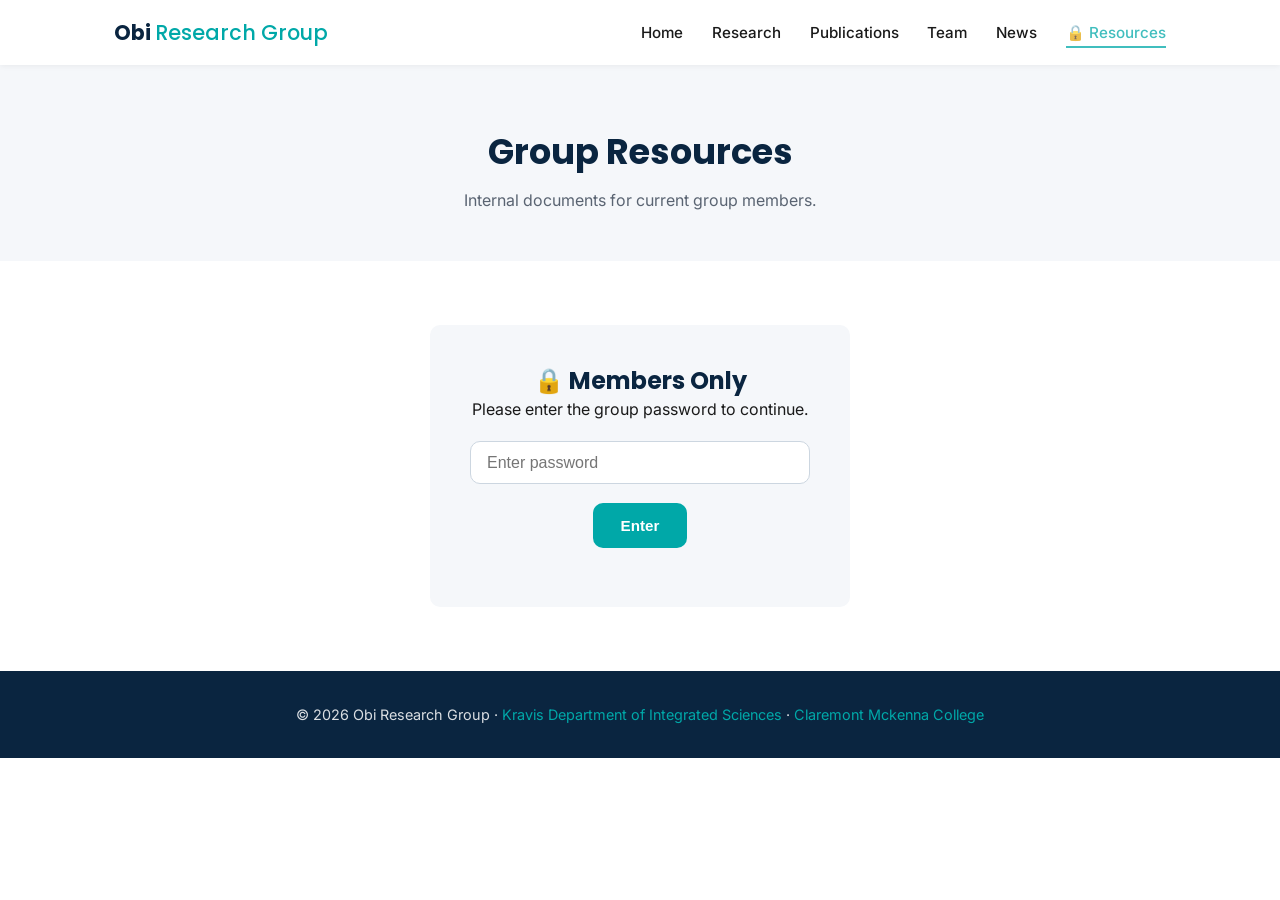
<file: resources.html>
<!DOCTYPE html>
<html lang="en">
<head>
<meta charset="UTF-8">
<meta name="viewport" content="width=device-width, initial-scale=1.0">
<title>Group Resources | Obi Research Group</title>
<link href="https://fonts.googleapis.com/css2?family=Poppins:wght@500;600;700&family=Inter:wght@400;500;600&display=swap" rel="stylesheet">
<link rel="stylesheet" href="css/style.css">
</head>
<body>

<header class="site-header">
  <nav class="navbar">
    <a href="index.html" class="logo">Obi <span>Research Group</span></a>
    <button class="nav-toggle" aria-label="Toggle navigation">&#9776;</button>
    <ul class="nav-links">
      <li><a href="index.html">Home</a></li>
      <li><a href="research.html">Research</a></li>
      <li><a href="publications.html">Publications</a></li>
      <li><a href="team.html">Team</a></li>
      <li><a href="news.html">News</a></li>
      <li><a href="resources.html" class="active nav-lock">🔒 Resources</a></li>
    </ul>
  </nav>
</header>

<main>
  <section class="page-hero">
    <h1>Group Resources</h1>
    <p>Internal documents for current group members.</p>
  </section>

  <!-- PASSWORD GATE -->
  <section class="section" id="gate-section">
    <div class="password-gate">
      <h2>🔒 Members Only</h2>
      <p>Please enter the group password to continue.</p>
      <input type="password" id="password-input" placeholder="Enter password">
      <button id="password-submit" class="btn btn-primary">Enter</button>
      <p id="password-error" class="password-error"></p>
    </div>
  </section>

  <!-- PROTECTED CONTENT (hidden by default) -->
  <section class="section hidden" id="protected-content">
    <h2 class="section-title">Internal Documents</h2>
    <ul class="resource-list">
      <li><a href="#">📄 Group Handbook & Onboarding Guide</a></li>
      <li><a href="#">📄 Current Grant Proposals</a></li>
      <li><a href="#">📊 Preliminary Data – Project A</a></li>
      <li><a href="#">📊 Preliminary Data – Project B</a></li>
      <li><a href="#">📅 Group Calendar</a></li>
      <li><a href="#">🧪 SOPs & Safety Documents</a></li>
    </ul>
    <p class="resource-note">Replace these links with real documents (e.g., hosted on Google Drive, Dropbox, or private GitHub repo) once set up.</p>
  </section>
</main>

<footer class="site-footer">
  <p>&copy; <span id="year"></span> Obi Research Group · <a href="https://www.cmc.edu/kravis-department-of-integrated-sciences/">Kravis Department of Integrated Sciences</a> · <a href="https://www.cmc.edu/">Claremont Mckenna College</a></p>
</footer>

<script src="js/script.js"></script>
</body>
</html>
</file>
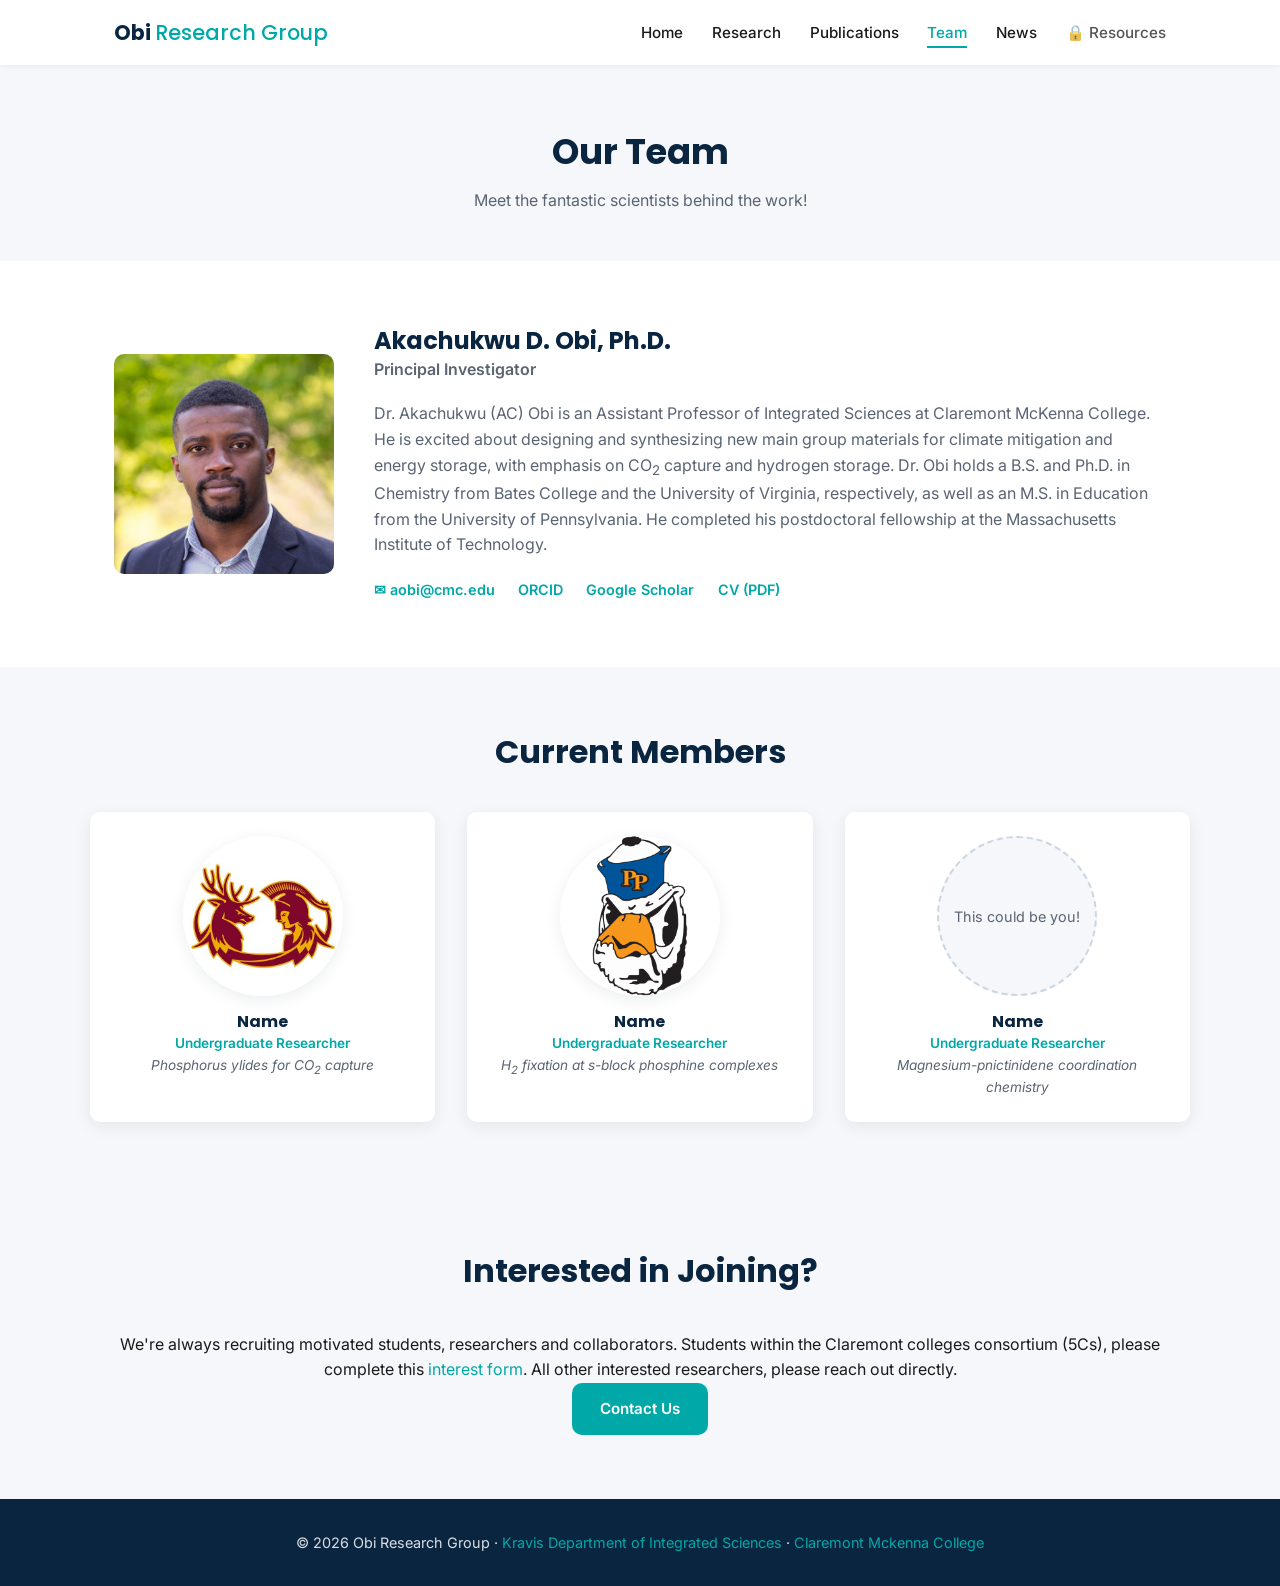
<file: team.html>
<!DOCTYPE html>
<html lang="en">
<head>
<meta charset="UTF-8">
<meta name="viewport" content="width=device-width, initial-scale=1.0">
<title>Team | Obi Research Group</title>
<link href="https://fonts.googleapis.com/css2?family=Poppins:wght@500;600;700&family=Inter:wght@400;500;600&display=swap" rel="stylesheet">
<link rel="stylesheet" href="css/style.css">
</head>
<body>

<header class="site-header">
  <nav class="navbar">
    <a href="index.html" class="logo">Obi <span>Research Group</span></a>
    <button class="nav-toggle" aria-label="Toggle navigation">&#9776;</button>
    <ul class="nav-links">
      <li><a href="index.html">Home</a></li>
      <li><a href="research.html">Research</a></li>
      <li><a href="publications.html">Publications</a></li>
      <li><a href="team.html" class="active">Team</a></li>
      <li><a href="news.html">News</a></li>
      <li><a href="resources.html" class="nav-lock">🔒 Resources</a></li>
    </ul>
  </nav>
</header>

<main>
  <section class="page-hero">
    <h1>Our Team</h1>
    <p>Meet the fantastic scientists behind the work!</p>
  </section>

  <!-- PI -->
  <section class="section pi-section">
    <div class="pi-card">
      <!-- <div class="pi-photo placeholder-image">Photo</div> -->
      <img src="images/team/1_obi.jpg" alt="Akachukwu Obi" class="pi-photo">
      <div class="pi-bio">
        <h2>Akachukwu D. Obi, Ph.D.</h2>
        <p class="pi-title">Principal Investigator</p>
        <p>Dr. Akachukwu (AC) Obi is an Assistant Professor of Integrated Sciences at Claremont McKenna College. He is excited about designing and synthesizing new main group materials for climate mitigation and energy storage, with emphasis on CO<sub>2</sub> capture and hydrogen storage. Dr. Obi holds a B.S. and Ph.D. in Chemistry from Bates College and the University of Virginia, respectively, as well as an M.S. in Education from the University of Pennsylvania. He completed his postdoctoral fellowship at the Massachusetts Institute of Technology. </p>
        <div class="pi-links">
          <a href="mailto:aobi@cmc.edu">✉ aobi@cmc.edu</a>
          <a href="https://orcid.org/0000-0001-7118-7931" target="_blank">ORCID</a>
          <a href="https://scholar.google.com/citations?user=sagiqSoAAAAJ&hl=en" target="_blank">Google Scholar</a>
          <a href="files/CV/20261004_Obi_CV.pdf" target="_blank">CV (PDF)</a>
        </div>
      </div>
    </div>
  </section>

  <!-- CURRENT MEMBERS -->
  <section class="section section-alt">
    <h2 class="section-title">Current Members</h2>
    <div class="team-grid">
      <div class="team-card">
        <!-- <div class="team-photo placeholder-image">This could be you!</div> -->
        <img src="images/team/98_stag-athena.jpg" alt="CMS Go Nas!" class="team-photo">
        <h4>Name</h4>
        <p class="team-role">Undergraduate Researcher</p>
        <p class="team-area"><i>Phosphorus ylides for CO<sub>2</sub> capture</i></p>
      </div>
      <div class="team-card">
        <!-- <div class="team-photo placeholder-image">This could be you!</div> -->
        <img src="images/team/99_sagehens.png" alt="PP very wise hens" class="team-photo">
        <h4>Name</h4>
        <p class="team-role">Undergraduate Researcher</p>
        <p class="team-area"><i>H<sub>2</sub> fixation at s-block phosphine complexes</i></p>
      </div>
      <div class="team-card">
        <div class="team-placeholder placeholder-image">This could be you!</div>
        <h4>Name</h4>
        <p class="team-role">Undergraduate Researcher</p>
        <p class="team-area"><i>Magnesium-pnictinidene coordination chemistry</i></p>
      </div>
      <!-- Duplicate team-card blocks as needed -->
    </div>
  </section>

  
  <!-- ALUMNI -->
  <!-- 
  <section class="section">
    <h2 class="section-title">Alumni</h2>
    <div class="alumni-grid">
      <div class="alumni-column">
        <h4>Graduate Students</h4>
        <ul>
          <li>Fang-Yu Kuo (2023–2025, MIT)</li>
          <li>Priyanka Raghavan (2023–2025, MIT)</li>
          <li>Avni Singhal (2023–2025, MIT)</li>
          <li>Oscar Wu (2023–2025, MIT)</li>
          <li>Nathan Frey (2021–2022, UVA)</li>
          <li>Ethan Sesco (2020–2021, UVA)</li>
          <li>Haleigh Machost (2019–2022, UVA)</li>
        </ul>
      </div>
      <div class="alumni-column">
        <h4>Undergraduate Researchers</h4>
        <ul>
          <li>Katelyn Battacharia (2025, MIT)</li>
          <li>Emiria Ibrahimovic (2025, MIT)</li>
          <li>Alexandra Chua (2024, MIT)</li>
          <li>Bishop Jackson (2024, MIT)</li>
          <li>Iraira Rivera Rojas (2024, MIT)</li>
          <li>Lucila Carlos (2024, MIT)</li>
          <li>Andrew Alexis (2021–2023, UVA)</li>
          <li>Samuel Coates (2020–2022, UVA)</li>
          <li>Eliezer Johnson (2020–2021, UVA)</li>
        </ul>
      </div>
    </div>
  </section>
  -->

  <section class="section section-alt join-section">
    <h2 class="section-title">Interested in Joining?</h2>
    <p>We're always recruiting motivated students, researchers and collaborators. Students within the Claremont colleges consortium (5Cs), please complete this <a href="https://forms.gle/83QFnPYpJC4pB2ht9" target="_blank">interest form</a>. All other interested researchers, please reach out directly.</p>
    <!-- <p> See our <a href="index.html#join">How to Join</a> section or email us directly.</p> -->
    <a href="mailto:aobi@cmc.edu" class="btn btn-primary">Contact Us</a>
  </section>
</main>

<footer class="site-footer">
  <p>&copy; <span id="year"></span> Obi Research Group · <a href="https://www.cmc.edu/kravis-department-of-integrated-sciences/" target="_blank">Kravis Department of Integrated Sciences</a> · <a href="https://www.cmc.edu/" target="_blank">Claremont Mckenna College</a></p>
</footer>

<script src="js/script.js"></script>
</body>
</html>
</file>
<file: css/style.css>
/* ===== VARIABLES ===== */
:root {
  --color-primary: #0A2540;
  --color-primary-light: #123a5e;
  --color-accent: #00A8A8;
  --color-accent-light: #4fd1d1;
  --color-bg: #FFFFFF;
  --color-bg-alt: #F5F7FA;
  --color-text: #1A1A1A;
  --color-text-light: #5A6472;
  --font-heading: 'Poppins', sans-serif;
  --font-body: 'Inter', sans-serif;
  --radius: 10px;
  --shadow: 0 4px 16px rgba(10, 37, 64, 0.08);
  --transition: 0.25s ease;
  --max-width: 1100px;
}

/* ===== RESET ===== */
* { margin: 0; padding: 0; box-sizing: border-box; }
html { scroll-behavior: smooth; }
body {
  font-family: var(--font-body);
  color: var(--color-text);
  background: var(--color-bg);
  line-height: 1.6;
}
a { text-decoration: none; color: var(--color-accent); transition: var(--transition); }
a:hover { color: var(--color-primary); }
ul { list-style: none; }
img { max-width: 100%; display: block; }
h1, h2, h3, h4 { font-family: var(--font-heading); color: var(--color-primary); line-height: 1.3; }

/* ===== HEADER / NAV ===== */
.site-header {
  position: sticky;
  top: 0;
  background: rgba(255, 255, 255, 0.95);
  backdrop-filter: blur(8px);
  box-shadow: 0 1px 6px rgba(0,0,0,0.06);
  z-index: 100;
}
.navbar {
  max-width: var(--max-width);
  margin: 0 auto;
  display: flex;
  align-items: center;
  justify-content: space-between;
  padding: 1rem 1.5rem;
}
.logo {
  font-family: var(--font-heading);
  font-weight: 700;
  font-size: 1.3rem;
  color: var(--color-primary);
}
.logo span { color: var(--color-accent); font-weight: 500; }
.nav-links {
  display: flex;
  gap: 1.8rem;
}
.nav-links a {
  color: var(--color-text);
  font-weight: 500;
  font-size: 0.95rem;
  position: relative;
}
.nav-links a.active { color: var(--color-accent); }
.nav-links a.active::after {
  content: '';
  position: absolute;
  bottom: -6px; left: 0;
  width: 100%; height: 2px;
  background: var(--color-accent);
}
.nav-lock { opacity: 0.75; font-size: 0.9rem; }
.nav-toggle {
  display: none;
  background: none;
  border: none;
  font-size: 1.5rem;
  cursor: pointer;
  color: var(--color-primary);
}

/* ===== HERO (home) ===== */
.hero {
  background: linear-gradient(135deg, var(--color-primary) 0%, var(--color-primary-light) 60%, var(--color-accent) 150%);
  color: white;
  padding: 6rem 1.5rem 5rem;
  text-align: center;
}
.hero-content { max-width: 700px; margin: 0 auto; }
.hero h1 { color: white; font-size: 2.6rem; margin-bottom: 1.2rem; }
.hero p { font-size: 1.15rem; color: rgba(255,255,255,0.9); margin-bottom: 2rem; }
.hero-buttons { display: flex; gap: 1rem; justify-content: center; flex-wrap: wrap; }

/* ===== PAGE HERO (other pages) ===== */
.page-hero {
  background: var(--color-bg-alt);
  padding: 4rem 1.5rem 3rem;
  text-align: center;
}
.page-hero h1 { font-size: 2.2rem; margin-bottom: 0.8rem; }
.page-hero p { color: var(--color-text-light); max-width: 650px; margin: 0 auto; }

/* ===== BUTTONS ===== */
.btn {
  display: inline-block;
  padding: 0.75rem 1.6rem;
  border-radius: var(--radius);
  font-weight: 600;
  font-size: 0.95rem;
  transition: var(--transition);
  border: 2px solid transparent;
  cursor: pointer;
}
.btn-primary {
  background: var(--color-accent);
  color: white;
}
.btn-primary:hover { background: var(--color-accent-light); color: white; transform: translateY(-2px); }
.btn-outline {
  border-color: white;
  color: white;
}
.btn-outline:hover { background: white; color: var(--color-primary); }
.page-hero .btn-outline, .section .btn-outline {
  border-color: var(--color-primary);
  color: var(--color-primary);
}
.section .btn-outline:hover { background: var(--color-primary); color: white; }

/* ===== STATS BAR ===== */
.stats {
  display: flex;
  justify-content: center;
  gap: 3rem;
  flex-wrap: wrap;
  padding: 3rem 1.5rem;
  background: var(--color-bg-alt);
}
.stat { text-align: center; }
.stat-number {
  display: block;
  font-family: var(--font-heading);
  font-size: 2.2rem;
  font-weight: 700;
  color: var(--color-accent);
}
.stat-label { color: var(--color-text-light); font-size: 0.9rem; }

/* ===== SECTIONS ===== */
.section {
  max-width: var(--max-width);
  margin: 0 auto;
  padding: 4rem 1.5rem;
}
.section-alt { background: var(--color-bg-alt); max-width: 100%; }
.section-alt > * { max-width: var(--max-width); margin-left: auto; margin-right: auto; }
.section-title {
  text-align: center;
  font-size: 2rem;
  margin-bottom: 2.5rem;
}
.section-subtitle {
  text-align: center;
  color: var(--color-text-light);
  margin-bottom: 2rem;
}
.center-link { text-align: center; margin-top: 2rem; }

/* ===== CARDS ===== */
.card-grid {
  display: grid;
  grid-template-columns: repeat(auto-fit, minmax(260px, 1fr));
  gap: 2rem;
}
.card {
  background: white;
  border-radius: var(--radius);
  padding: 2rem;
  box-shadow: var(--shadow);
  transition: var(--transition);
}
.card:hover { transform: translateY(-6px); }
.card-icon { font-size: 2rem; margin-bottom: 1rem; }
.card h3 { margin-bottom: 0.8rem; font-size: 1.15rem; }
.card p { color: var(--color-text-light); margin-bottom: 1rem; font-size: 0.95rem; }
.card-link { font-weight: 600; font-size: 0.9rem; }

/* ===== NEWS PREVIEW (home) ===== */
.news-preview-grid {
  display: grid;
  grid-template-columns: repeat(auto-fit, minmax(260px, 1fr));
  gap: 1.5rem;
}
.news-card {
  background: white;
  border-radius: var(--radius);
  padding: 1.5rem;
  box-shadow: var(--shadow);
}
.news-date {
  display: inline-block;
  background: var(--color-accent);
  color: white;
  font-size: 0.75rem;
  padding: 0.2rem 0.6rem;
  border-radius: 20px;
  margin-bottom: 0.8rem;
}
.news-card h4 { font-size: 1rem; margin-bottom: 0.5rem; }
.news-card p { font-size: 0.9rem; color: var(--color-text-light); }

/* ===== JOIN SECTION ===== */
.join-section { text-align: center; }
.join-grid { max-width: 700px; margin: 0 auto; text-align: left; }
.join-list { margin: 1.5rem 0; }
.join-list li { margin-bottom: 0.8rem; }
.join-list { list-style: disc; padding-left: 1.2rem; }

/* ===== RESEARCH PAGE ===== */
.research-area {
  display: grid;
  grid-template-columns: 1fr 1fr;
  gap: 3rem;
  align-items: center;
  padding: 3rem 1.5rem;
}
.research-area.reverse { direction: rtl; }
.research-area.reverse > * { direction: ltr; }
.research-text h2 { margin-bottom: 1rem; }
.research-text p { color: var(--color-text-light); margin-bottom: 1.2rem; }
.pub-tags { display: flex; gap: 0.6rem; flex-wrap: wrap; }
.pub-tags li {
  background: var(--color-bg-alt);
  color: var(--color-primary);
  font-size: 0.85rem;
  padding: 0.4rem 0.9rem;
  border-radius: 20px;
  font-weight: 500;
}
.placeholder-image {
  background: var(--color-bg-alt);
  border: 2px dashed #ccd6e0;
  border-radius: var(--radius);
  min-height: 220px;
  display: flex;
  align-items: center;
  justify-content: center;
  color: var(--color-text-light);
  font-size: 0.9rem;
}

/* ===== PUBLICATIONS PAGE (updated with links) ===== */

.filter-controls {
  background: var(--color-bg-alt);
  padding: 1.5rem;
  border-radius: var(--radius);
  margin-bottom: 2rem;
}

.filter-group {
  margin-bottom: 1.5rem;
}

.filter-group:last-child {
  margin-bottom: 0;
}

.filter-group label {
  display: block;
  font-weight: 600;
  color: var(--color-primary);
  margin-bottom: 0.8rem;
  font-size: 0.95rem;
}

.filter-bar {
  display: flex;
  gap: 0.8rem;
  flex-wrap: wrap;
}

.filter-btn {
  background: white;
  border: 1px solid #ddd;
  padding: 0.5rem 1.2rem;
  border-radius: 20px;
  cursor: pointer;
  font-weight: 500;
  color: var(--color-text);
  transition: var(--transition);
  font-size: 0.9rem;
}

.filter-btn:hover {
  border-color: var(--color-accent);
  color: var(--color-accent);
}

.filter-btn.active {
  background: var(--color-accent);
  color: white;
  border-color: var(--color-accent);
}

.pub-list {
  padding-left: 1.5rem;
}

.pub-item {
  padding: 1.5rem 0;
  border-bottom: 1px solid #eef1f4;
  position: relative;
}

.pub-item:last-child {
  border-bottom: none;
}

.pub-type-badge {
  display: inline-block;
  font-size: 0.7rem;
  font-weight: 700;
  padding: 0.25rem 0.8rem;
  border-radius: 12px;
  margin-bottom: 0.6rem;
  text-transform: uppercase;
  letter-spacing: 0.5px;
}

.journal-badge {
  background: #e8f5f5;
  color: var(--color-accent);
}

.patent-badge {
  background: #fef3e8;
  color: #d97706;
}

.pub-citation {
  font-size: 0.95rem;
  line-height: 1.7;
}

.pub-citation strong {
  font-weight: 700;
}

.pub-citation em {
  font-style: italic;
}

/* Article title links */
.pub-link {
  color: var(--color-primary);
  font-weight: 600;
  border-bottom: 2px solid var(--color-accent);
  transition: var(--transition);
}

.pub-link:hover {
  color: var(--color-accent);
  border-bottom-color: var(--color-primary);
}

/* Highlight/press links */
.pub-links {
  display: inline-block;
  margin-left: 0.5rem;
  white-space: nowrap;
}

.highlight-link {
  display: inline-block;
  color: white;
  background: var(--color-accent);
  font-size: 0.7rem;
  font-weight: 600;
  padding: 0.25rem 0.7rem;
  border-radius: 10px;
  margin-left: 0.5rem;
  transition: var(--transition);
  vertical-align: middle;
}

.highlight-link:hover {
  background: var(--color-primary);
  color: white;
}

.pub-citation .badge {
  display: inline-block;
  background: var(--color-accent);
  color: white;
  font-size: 0.7rem;
  padding: 0.25rem 0.7rem;
  border-radius: 10px;
  margin-left: 0.5rem;
  vertical-align: middle;
  font-style: normal;
  font-weight: 600;
}

.pub-stats {
  text-align: center;
  padding: 2rem 1.5rem;
}

.pub-stats h3 {
  margin-bottom: 1.5rem;
}

/* Responsive for long citations on mobile */
@media (max-width: 600px) {
  .pub-citation {
    font-size: 0.9rem;
    line-height: 1.6;
  }
  
  .pub-links {
    display: block;
    margin-left: 0;
    margin-top: 0.6rem;
    white-space: normal;
  }
  
  .highlight-link {
    margin-left: 0;
    margin-right: 0.4rem;
    margin-bottom: 0.3rem;
  }
}

/* ===== TEAM PAGE ===== */
.pi-card {
  display: grid;
  grid-template-columns: 220px 1fr;
  gap: 2.5rem;
  align-items: center;
}
.pi-placeholder { min-height: 220px; border-radius: var(--radius); }
.pi-title { color: var(--color-accent); font-weight: 600; margin-bottom: 1rem; }
.pi-bio p { color: var(--color-text-light); margin-bottom: 1.2rem; }
.pi-links a { margin-right: 1.2rem; font-weight: 600; font-size: 0.9rem; }

/* Make real <img> team photos behave like the placeholders did */
.team-photo {
  width: 160px;
  height: 160px;
  border-radius: 50%;      /* circular */
  object-fit: cover;        /* crops nicely, no squishing */
  margin: 0 auto 1rem;
  display: block;
  box-shadow: var(--shadow);
}

.pi-photo {
  width: 220px;
  height: 220px;
  border-radius: var(--radius);  /* rounded square for PI */
  object-fit: cover;
  display: block;
}

.team-grid {
  display: grid;
  grid-template-columns: repeat(auto-fit, minmax(200px, 1fr));
  gap: 2rem;
}
.team-card { background: white; border-radius: var(--radius); padding: 1.5rem; text-align: center; box-shadow: var(--shadow); }
.team-placeholder { min-height: 160px; border-radius: 50%; margin: 0 auto 1rem; width: 160px; }
.team-role { color: var(--color-accent); font-weight: 600; font-size: 0.85rem; }
.team-area { color: var(--color-text-light); font-size: 0.85rem; }

.alumni-grid {
  display: grid;
  grid-template-columns: 1fr 1fr;
  gap: 3rem;
}
.alumni-column h4 { margin-bottom: 1rem; }
.alumni-column li { padding: 0.4rem 0; color: var(--color-text-light); font-size: 0.95rem; }

/* ===== NEWS TIMELINE ===== */
.timeline { position: relative; padding-left: 2rem; border-left: 3px solid var(--color-bg-alt); }
.timeline-item { margin-bottom: 2.5rem; position: relative; }
.timeline-item::before {
  content: '';
  position: absolute;
  left: -2.45rem;
  top: 0.3rem;
  width: 14px; height: 14px;
  border-radius: 50%;
  background: var(--color-accent);
  border: 3px solid white;
}
.timeline-date {
  display: block;
  font-weight: 700;
  color: var(--color-primary);
  margin-bottom: 0.4rem;
  font-size: 0.9rem;
}
.timeline-content h3 { font-size: 1.1rem; margin: 0.4rem 0; }
.timeline-content p { color: var(--color-text-light); font-size: 0.95rem; }
.badge-talk { background: #4a6fa5; }
.badge-award { background: #c48f00; }
.badge-pub { background: var(--color-accent); }

/* ===== RESOURCES / PASSWORD GATE ===== */
.password-gate {
  max-width: 420px;
  margin: 0 auto;
  text-align: center;
  background: var(--color-bg-alt);
  padding: 2.5rem;
  border-radius: var(--radius);
}
.password-gate input {
  width: 100%;
  padding: 0.7rem 1rem;
  margin: 1.2rem 0;
  border: 1px solid #ccd6e0;
  border-radius: var(--radius);
  font-size: 1rem;
}
.password-error { color: #c0392b; font-size: 0.85rem; min-height: 1.2rem; }
.hidden { display: none; }
.resource-list li { padding: 0.6rem 0; font-size: 1rem; }
.resource-note { color: var(--color-text-light); font-size: 0.85rem; margin-top: 1.5rem; }

/* ===== FOOTER ===== */
.site-footer {
  background: var(--color-primary);
  color: rgba(255,255,255,0.85);
  text-align: center;
  padding: 2rem 1.5rem;
  font-size: 0.9rem;
}
.footer-links a { color: var(--color-accent-light); margin: 0 0.3rem; }

/* ===== RESPONSIVE ===== */
@media (max-width: 850px) {
  .research-area, .research-area.reverse { grid-template-columns: 1fr; direction: ltr; }
  .pi-card { grid-template-columns: 1fr; text-align: center; }
  .alumni-grid { grid-template-columns: 1fr; }
}

@media (max-width: 768px) {
  .nav-toggle { display: block; }
  .nav-links {
    display: none;
    position: absolute;
    top: 100%; left: 0; right: 0;
    background: white;
    flex-direction: column;
    padding: 1rem 1.5rem;
    box-shadow: 0 4px 10px rgba(0,0,0,0.08);
  }
  .nav-links.open { display: flex; }
  .hero h1 { font-size: 2rem; }
}
</file>
